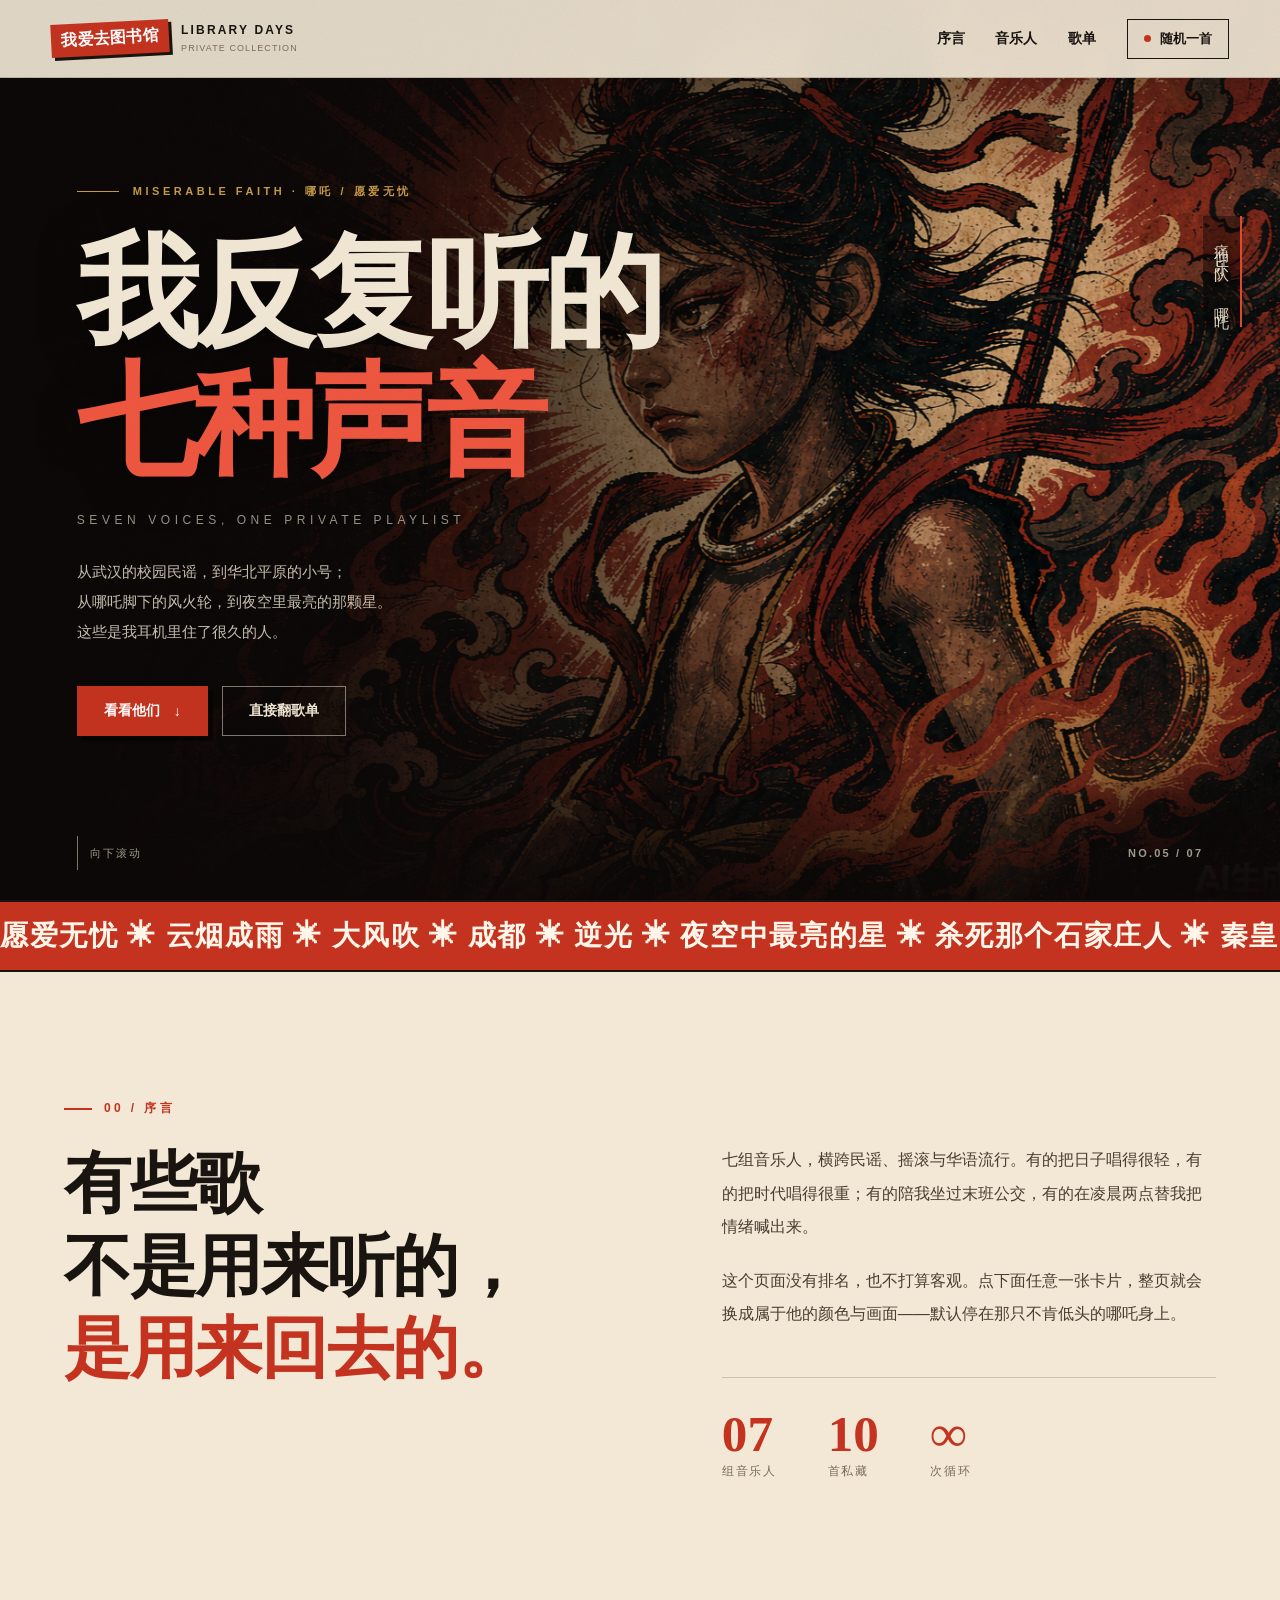
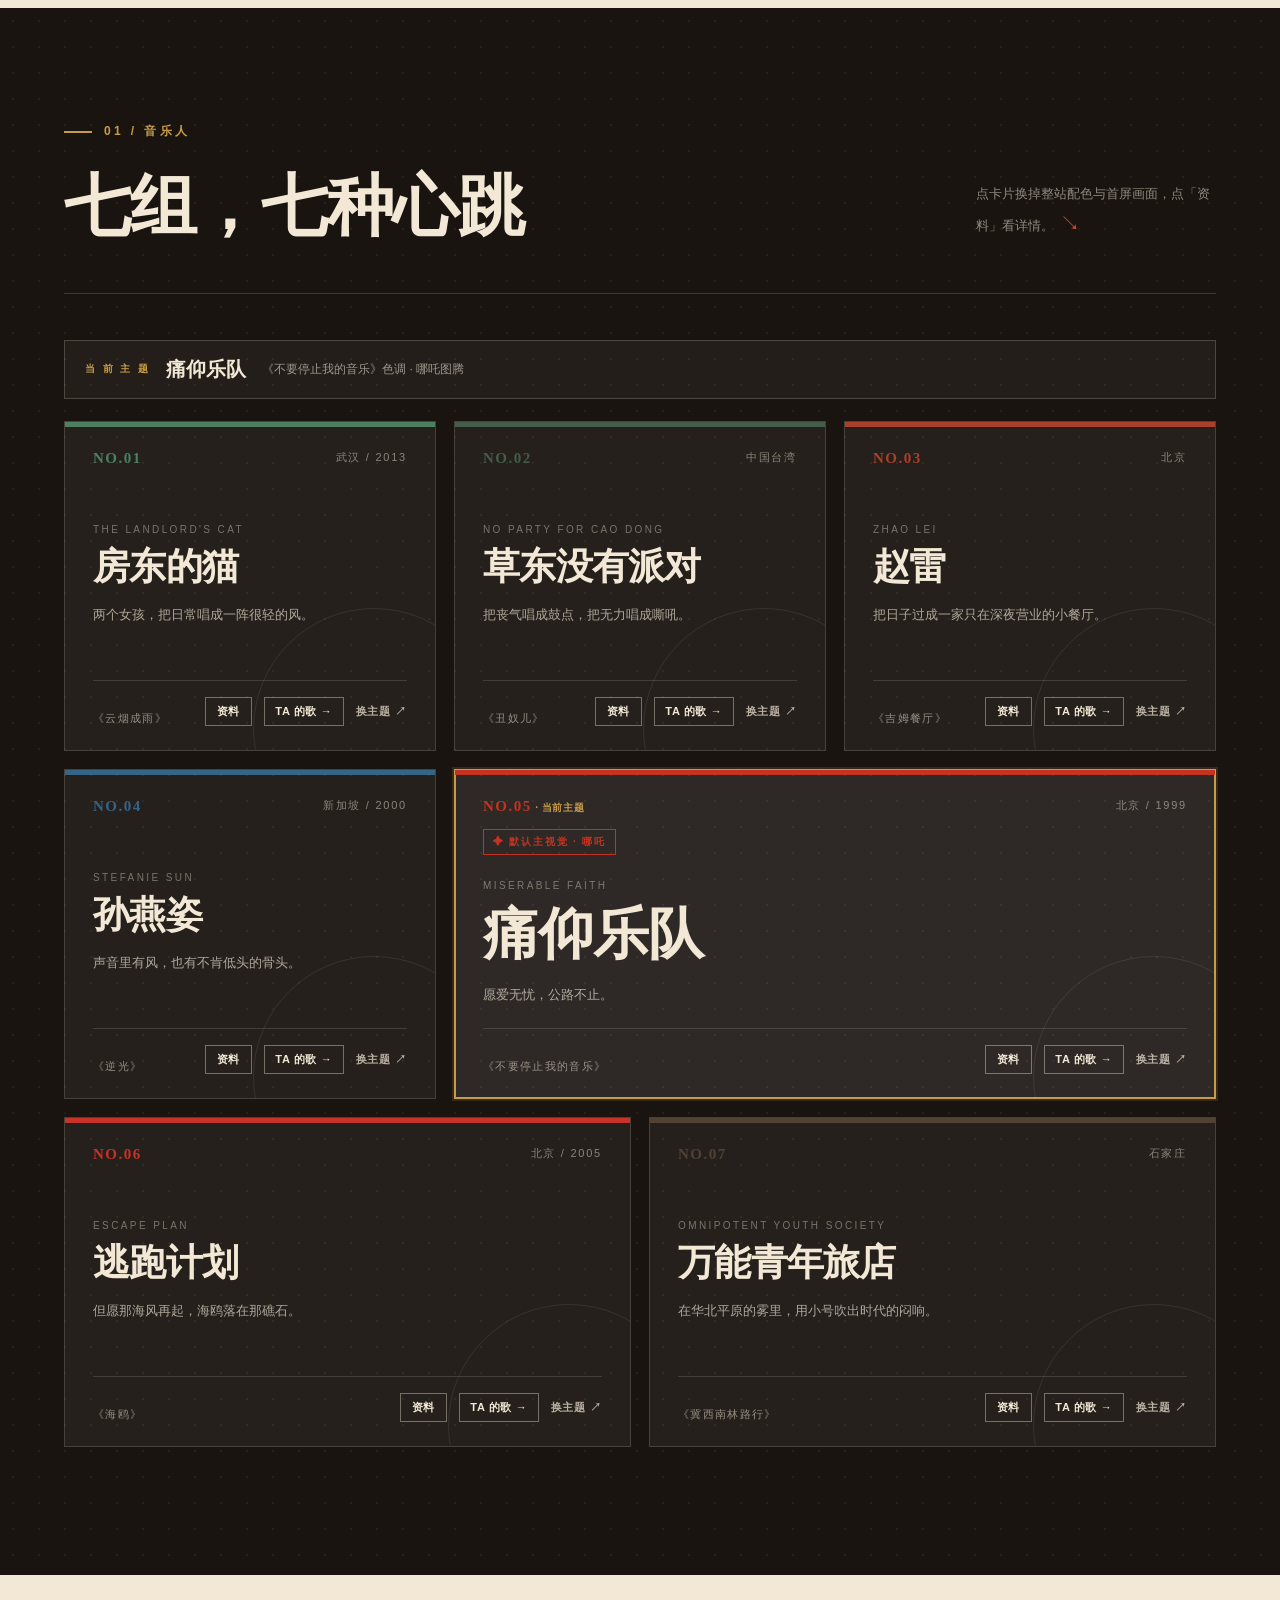
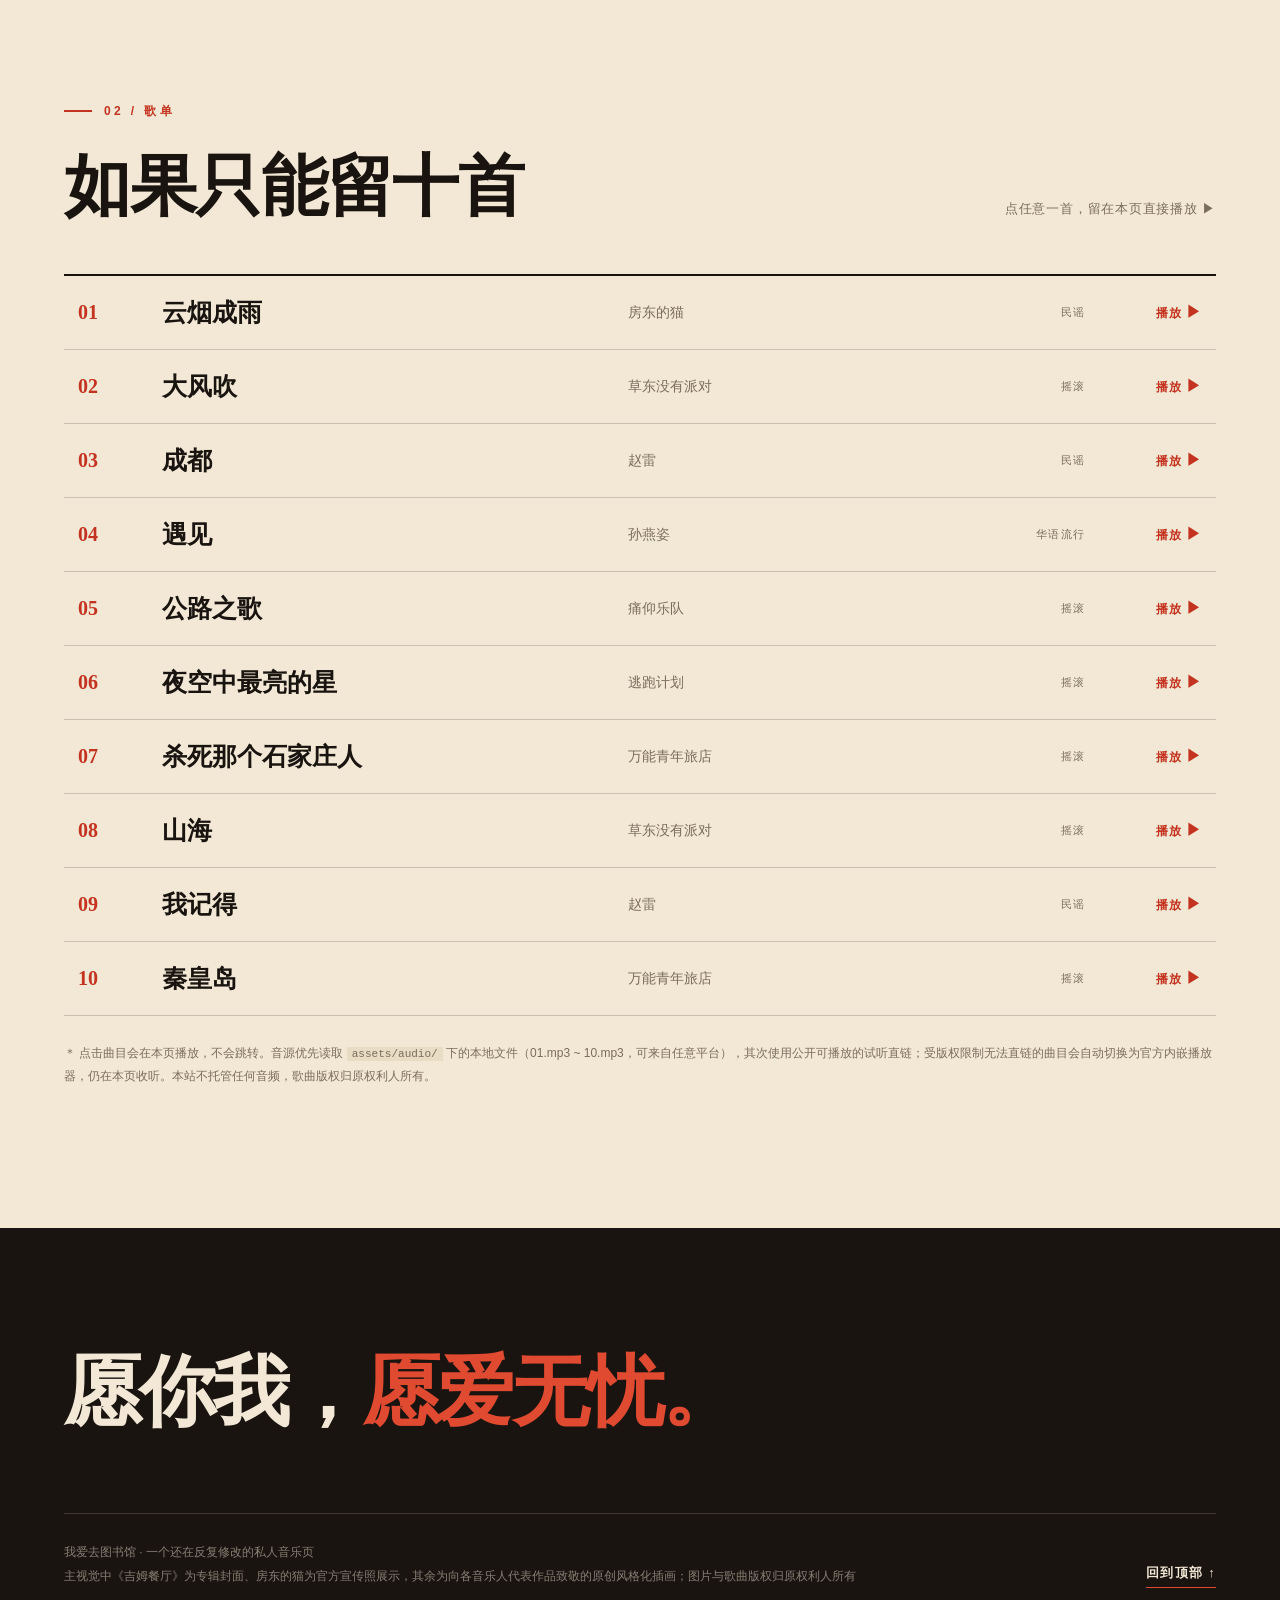
<file: index.html>
<!DOCTYPE html>
<html lang="zh-CN">
<head>
<meta charset="UTF-8">
<meta name="viewport" content="width=device-width, initial-scale=1.0">
<title>我爱去图书馆 · 我反复听的七种声音</title>
<meta name="description" content="一个关于房东的猫、草东没有派对、赵雷、孙燕姿、痛仰乐队、逃跑计划、万能青年旅店的私人音乐收藏页。">
<link rel="stylesheet" href="styles.css?v=20261105c">
</head>
<body>
<div class="grain" aria-hidden="true"></div>
<span id="top" class="top-anchor" aria-hidden="true"></span>

<header class="site-header">
  <a class="logo" href="#top">
    <span class="logo-mark">我爱去图书馆</span>
    <span class="logo-en">LIBRARY DAYS<br><i>PRIVATE COLLECTION</i></span>
  </a>
  <nav class="nav">
    <a href="#about">序言</a>
    <a href="#artists">音乐人</a>
    <a href="#playlist">歌单</a>
    <button class="btn-random" id="randomBtn" type="button"><span class="dot"></span> 随机一首</button>
  </nav>
</header>

<main>
  <section class="hero">
    <div class="hero-bg" id="heroBg" role="img" aria-label="当前主题的主视觉插画"></div>
    <div class="hero-shade" aria-hidden="true"></div>
    <div class="hero-inner">
      <p class="hero-kicker" id="heroKicker"><span class="kicker-line"></span> MISERABLE FAITH · 哪吒 / 愿爱无忧</p>
      <h1 class="hero-title"><span>我反复听的</span><span class="accent">七种声音</span></h1>
      <p class="hero-en">SEVEN VOICES, ONE PRIVATE PLAYLIST</p>
      <p class="hero-desc" id="heroDesc">从武汉的校园民谣，到华北平原的小号；<br>从哪吒脚下的风火轮，到夜空里最亮的那颗星。<br>这些是我耳机里住了很久的人。</p>
      <div class="hero-actions">
        <a href="#artists" class="btn btn-solid">看看他们 <span>↓</span></a>
        <a href="#playlist" class="btn btn-ghost">直接翻歌单</a>
      </div>
    </div>
    <div class="hero-vertical" id="heroVertical" aria-hidden="true">痛仰乐队 · 哪吒</div>
    <div class="hero-foot">
      <span class="scroll-hint"><i></i> 向下滚动</span>
      <span class="hero-count" id="heroCount">NO.05 / 07</span>
    </div>
  </section>

  <div class="marquee" aria-hidden="true">
    <div class="marquee-track">
      <span>愿爱无忧 ✳ 云烟成雨 ✳ 大风吹 ✳ 成都 ✳ 逆光 ✳ 夜空中最亮的星 ✳ 杀死那个石家庄人 ✳ 秦皇岛 ✳&nbsp;</span>
      <span>愿爱无忧 ✳ 云烟成雨 ✳ 大风吹 ✳ 成都 ✳ 逆光 ✳ 夜空中最亮的星 ✳ 杀死那个石家庄人 ✳ 秦皇岛 ✳&nbsp;</span>
      <span>愿爱无忧 ✳ 云烟成雨 ✳ 大风吹 ✳ 成都 ✳ 逆光 ✳ 夜空中最亮的星 ✳ 杀死那个石家庄人 ✳ 秦皇岛 ✳&nbsp;</span>
    </div>
  </div>

  <section class="intro" id="about">
    <div class="section-label">00 / 序言</div>
    <div class="intro-grid">
      <h2 class="section-title reveal">有些歌<br>不是用来听的，<br><em>是用来回去的。</em></h2>
      <div class="intro-body reveal">
        <p>七组音乐人，横跨民谣、摇滚与华语流行。有的把日子唱得很轻，有的把时代唱得很重；有的陪我坐过末班公交，有的在凌晨两点替我把情绪喊出来。</p>
        <p>这个页面没有排名，也不打算客观。点下面任意一张卡片，整页就会换成属于他的颜色与画面——默认停在那只不肯低头的哪吒身上。</p>
        <div class="stats">
          <div class="stat"><b>07</b><span>组音乐人</span></div>
          <div class="stat"><b>10</b><span>首私藏</span></div>
          <div class="stat"><b>∞</b><span>次循环</span></div>
        </div>
      </div>
    </div>
  </section>

  <section class="artists" id="artists">
    <div class="artists-head">
      <div>
        <div class="section-label light">01 / 音乐人</div>
        <h2 class="section-title light">七组，七种心跳</h2>
      </div>
      <p class="artists-note">点卡片换掉整站配色与首屏画面，点「资料」看详情。<span>↘</span></p>
    </div>
    <div class="theme-bar" id="themeBar">
      <div class="theme-bar-left">
        <span class="theme-bar-label">当 前 主 题</span>
        <strong class="theme-bar-name" id="themeName">痛仰乐队</strong>
        <span class="theme-bar-album" id="themeAlbum">《不要停止我的音乐》色调 · 哪吒图腾</span>
      </div>
      <button class="theme-reset" id="themeReset" type="button" hidden>恢复默认 · 哪吒 ↺</button>
    </div>
    <div class="artist-grid" id="artistGrid"></div>
  </section>

  <section class="playlist" id="playlist">
    <div class="section-label">02 / 歌单</div>
    <div class="playlist-head">
      <h2 class="section-title reveal">如果只能留十首</h2>
      <p class="reveal">点任意一首，留在本页直接播放 ▶</p>
    </div>
    <ol class="track-list" id="trackList"></ol>
    <p class="playlist-foot">＊ 点击曲目会在本页播放，不会跳转。音源优先读取 <code>assets/audio/</code> 下的本地文件（01.mp3 ~ 10.mp3，可来自任意平台），其次使用公开可播放的试听直链；受版权限制无法直链的曲目会自动切换为官方内嵌播放器，仍在本页收听。本站不托管任何音频，歌曲版权归原权利人所有。</p>
  </section>
</main>

<footer class="footer">
  <div class="footer-big">愿你我，<span>愿爱无忧。</span></div>
  <div class="footer-bottom">
    <p>我爱去图书馆 · 一个还在反复修改的私人音乐页<br>主视觉中《吉姆餐厅》为专辑封面、房东的猫为官方宣传照展示，其余为向各音乐人代表作品致敬的原创风格化插画；图片与歌曲版权归原权利人所有</p>
    <a href="#top" class="to-top">回到顶部 ↑</a>
  </div>
</footer>

<div class="overlay" id="overlay" aria-hidden="true">
  <div class="overlay-panel" role="dialog" aria-modal="true" aria-labelledby="detailName">
    <button class="overlay-close" id="overlayClose" type="button" aria-label="关闭">✕</button>
    <div class="overlay-body" id="overlayBody"></div>
  </div>
</div>

<!-- 站内播放器：点击歌单曲目后固定在底部，不跳转页面 -->
<div class="player-bar" id="playerBar" role="region" aria-label="站内播放器" hidden>
  <audio id="audioEl" preload="metadata"></audio>
  <div class="pb-main">
    <div class="pb-meta">
      <span class="pb-bars" aria-hidden="true"><i></i><i></i><i></i><i></i></span>
      <div class="pb-text">
        <strong class="pb-title" id="pbTitle">—</strong>
        <span class="pb-sub" id="pbSub">—</span>
      </div>
    </div>
    <div class="pb-center">
      <div class="pb-buttons">
        <button class="pb-btn" id="pbPrev" type="button" aria-label="上一首">⏮</button>
        <button class="pb-btn pb-play" id="pbToggle" type="button" aria-label="播放或暂停">▶</button>
        <button class="pb-btn" id="pbNext" type="button" aria-label="下一首">⏭</button>
      </div>
      <div class="pb-seek">
        <span id="pbTime">0:00</span>
        <input type="range" id="pbSeek" min="0" max="1000" value="0" aria-label="播放进度">
        <span id="pbDur">0:00</span>
      </div>
    </div>
    <div class="pb-side">
      <label class="pb-vol"><span aria-hidden="true">♪</span><input type="range" id="pbVol" min="0" max="1" step="0.05" value="0.8" aria-label="音量"></label>
      <button class="pb-btn pb-official" id="pbOfficial" type="button" title="切换为官方内嵌播放器听原版">官方版</button>
      <button class="pb-btn" id="pbClose" type="button" aria-label="关闭播放器">✕</button>
    </div>
  </div>
  <div class="pb-embed" id="pbEmbed" hidden>
    <iframe id="pbFrame" title="官方内嵌播放器" allow="autoplay; encrypted-media" referrerpolicy="no-referrer"></iframe>
    <p class="pb-tip" id="pbTip"></p>
  </div>
</div>

<div class="toast" id="toast" role="status" aria-live="polite"></div>

<script src="artists-data.js?v=20261105c"></script>
<script src="script.js?v=20261105c"></script>
</body>
</html>
</file>
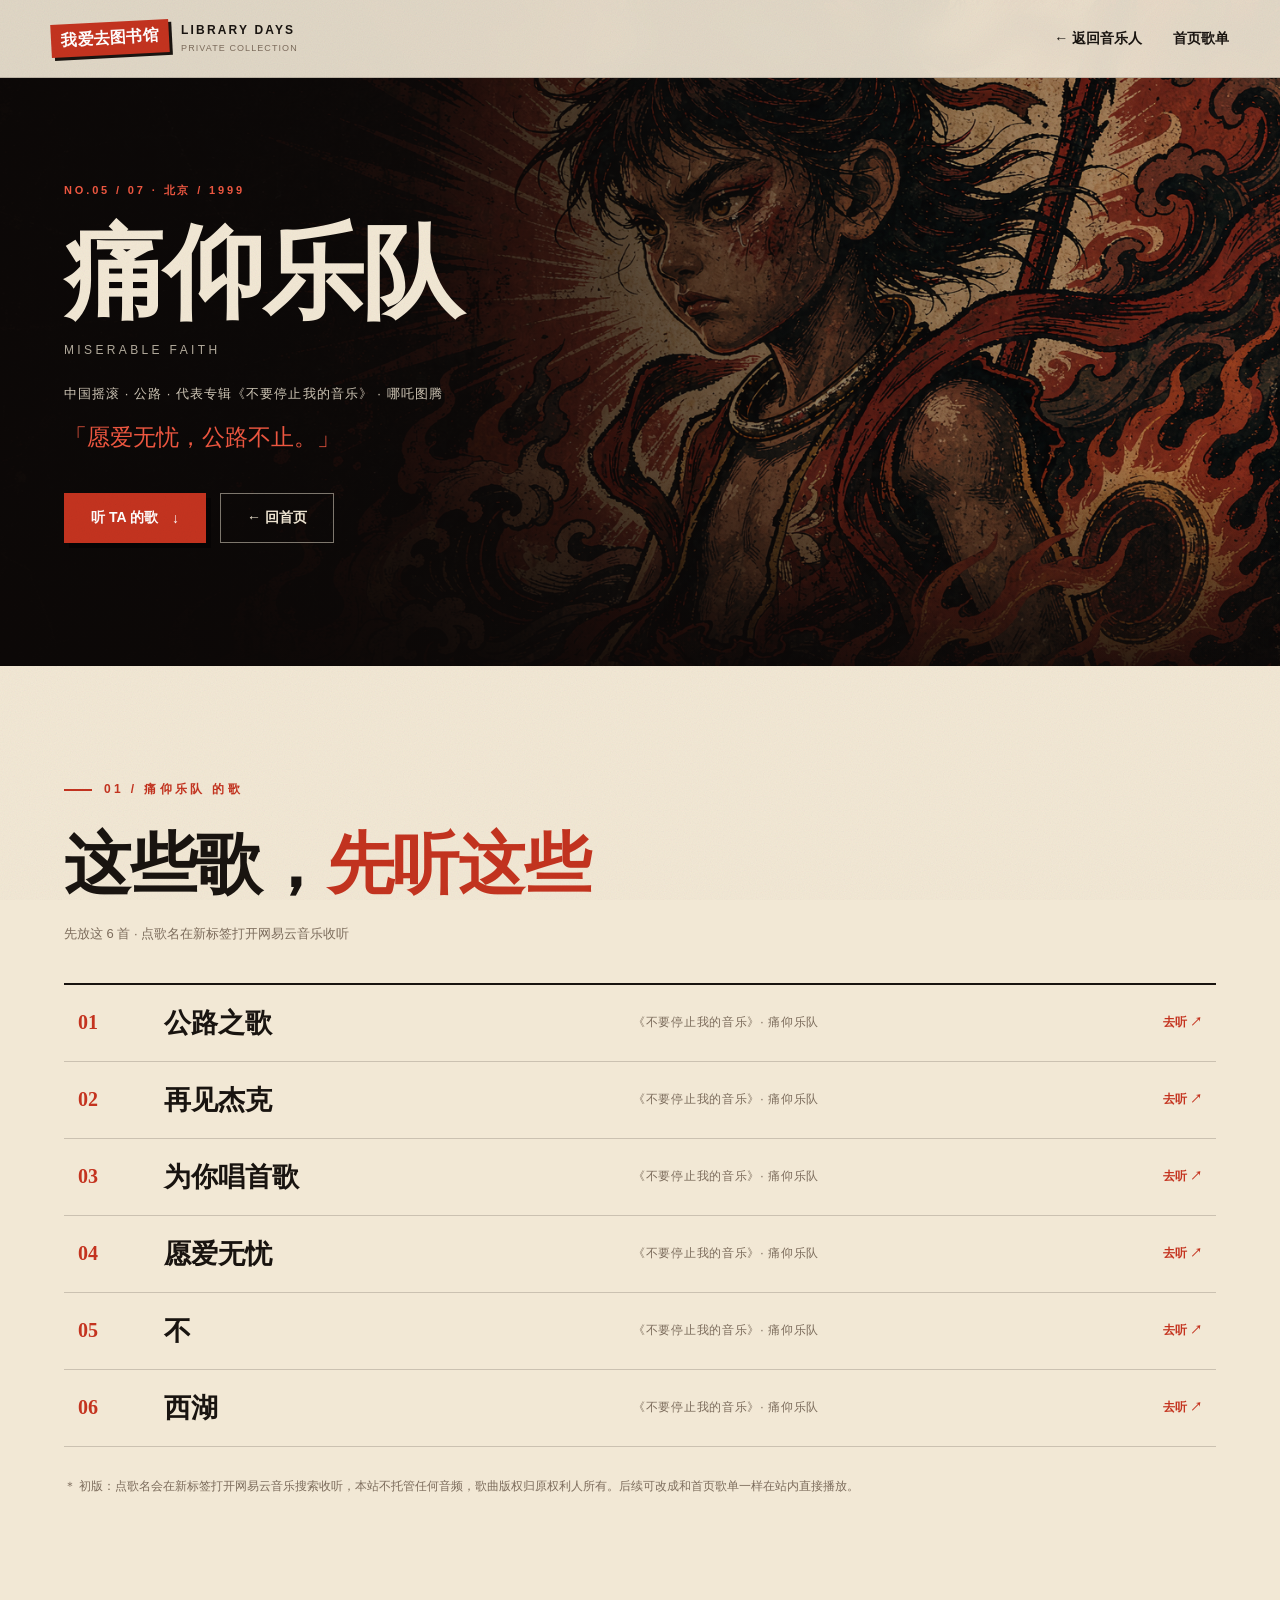
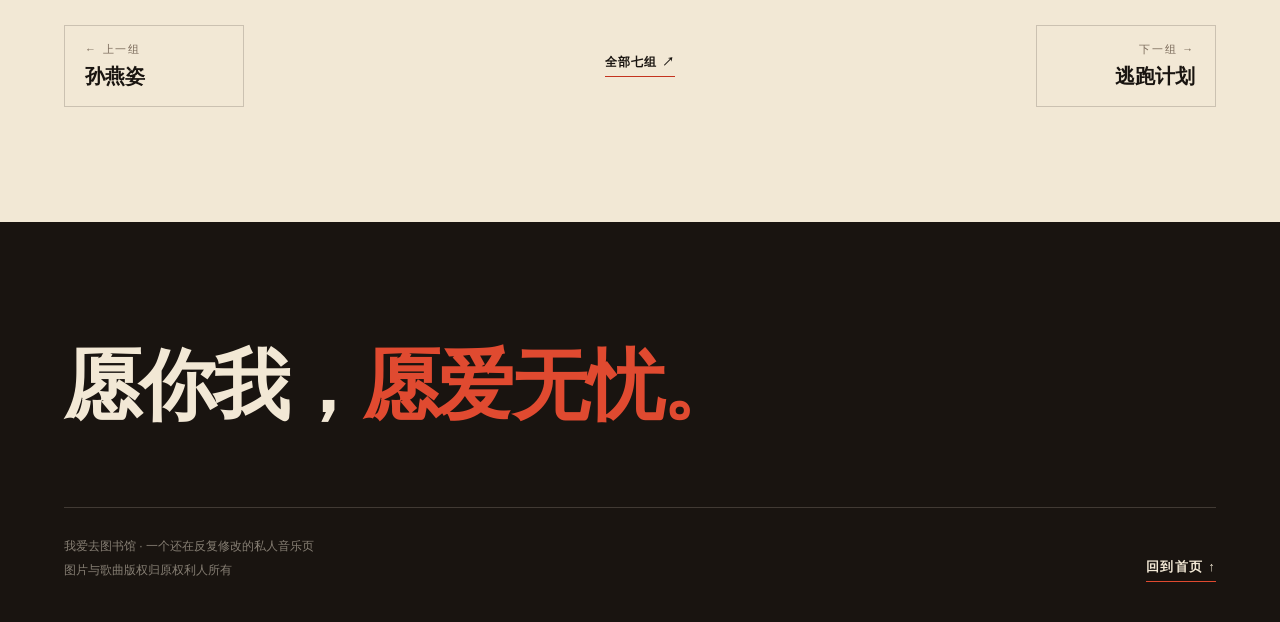
<file: artist.html>
<!DOCTYPE html>
<html lang="zh-CN">
<head>
<meta charset="UTF-8">
<meta name="viewport" content="width=device-width, initial-scale=1.0">
<title>TA 的歌 · 我爱去图书馆</title>
<meta name="description" content="我爱去图书馆 — 歌手代表歌曲清单。">
<link rel="stylesheet" href="styles.css?v=20261105c">
</head>
<body class="artist-page">
<div class="grain" aria-hidden="true"></div>

<header class="site-header">
  <a class="logo" href="index.html">
    <span class="logo-mark">我爱去图书馆</span>
    <span class="logo-en">LIBRARY DAYS<br><i>PRIVATE COLLECTION</i></span>
  </a>
  <nav class="nav">
    <a href="index.html#artists">← 返回音乐人</a>
    <a href="index.html#playlist">首页歌单</a>
  </nav>
</header>

<main>
  <section class="ap-hero">
    <div class="ap-hero-bg" id="apHeroBg" role="img" aria-label="歌手主题主视觉"></div>
    <div class="ap-hero-shade" aria-hidden="true"></div>
    <div class="ap-hero-inner">
      <p class="ap-kicker" id="apKicker"></p>
      <h1 class="ap-name" id="apName"></h1>
      <p class="ap-en" id="apEn"></p>
      <p class="ap-meta" id="apMeta"></p>
      <p class="ap-tagline" id="apTagline"></p>
      <div class="ap-hero-actions">
        <a class="btn btn-solid" href="#songs">听 TA 的歌 <span>↓</span></a>
        <a class="btn btn-ghost" href="index.html" id="apBack">← 回首页</a>
      </div>
    </div>
  </section>

  <section class="ap-songs" id="songs">
    <div class="section-label" id="apLabel">01 / TA 的歌</div>
    <h2 class="section-title">这些歌，<em>先听这些</em></h2>
    <p class="ap-hint" id="apHint"></p>
    <ol class="ap-list" id="apList"></ol>
    <p class="ap-foot">＊ 初版：点歌名会在新标签打开网易云音乐搜索收听，本站不托管任何音频，歌曲版权归原权利人所有。后续可改成和首页歌单一样在站内直接播放。</p>
  </section>

  <nav class="ap-others" id="apOthers" aria-label="切换其它歌手"></nav>
</main>

<footer class="footer">
  <div class="footer-big">愿你我，<span>愿爱无忧。</span></div>
  <div class="footer-bottom">
    <p>我爱去图书馆 · 一个还在反复修改的私人音乐页<br>图片与歌曲版权归原权利人所有</p>
    <a href="index.html" class="to-top">回到首页 ↑</a>
  </div>
</footer>

<script src="artists-data.js?v=20261105c"></script>
<script src="artist.js?v=20261105c"></script>
</body>
</html>
</file>
<file: styles.css>
/* 我爱去图书馆 — 私人音乐收藏页
   配色 / 数据 / 文案分别集中在 :root 与 script.js，方便后续修改 */

:root {
  --paper: #f2e8d5;
  --paper-2: #e8dcc4;
  --ink: #191410;
  --ink-2: #241c17;
  --red: #c4331f;
  --red-bright: #e04a30;
  --hero-accent: #ef5740;
  /* 歌单/按钮等通用 hover：当前主题背景色深一档 + 墨色文字（由 applyTheme 更新）
     歌手卡片的 hover 不用它，而用每张卡自带的 --card-paper / --card-ink */
  --hover-bg: #e8dcc4;
  --hover-ink: #191410;
  --gold: #c89b48;
  /* cover-mode 主题的暗部遮罩色（RGB 三元组），可由各主题覆盖 */
  --shade-rgb: 13,10,8;
  --muted: #7c6c5c;
  --line: rgba(25, 20, 16, .18);
  --serif: "Noto Serif SC", "Source Han Serif SC", "Songti SC", "STSong", "SimSun", serif;
  --sans: "PingFang SC", "Hiragino Sans GB", "Microsoft YaHei", "Noto Sans SC", sans-serif;
  --max: 1320px;
}

* { box-sizing: border-box; }
html { scroll-behavior: smooth; }
body {
  margin: 0;
  background: var(--paper);
  color: var(--ink);
  font-family: var(--sans);
  -webkit-font-smoothing: antialiased;
  overflow-x: hidden;
}
a { color: inherit; text-decoration: none; }
button { font-family: inherit; cursor: pointer; }
[hidden] { display: none !important; }
/* 主题色即时切换（避免过渡把旧色锁住）；主视觉图片由 JS 做淡入淡出 */
/* 文档流顶部的空锚点：fixed 的 header 不能作为滚动目标 */
.top-anchor { position: absolute; top: 0; left: 0; width: 0; height: 0; }
#about, #artists, #playlist { scroll-margin-top: 92px; }
::selection { background: var(--red); color: #fff; }

.grain {
  position: fixed; inset: 0; z-index: 9999; pointer-events: none;
  opacity: .09; mix-blend-mode: multiply;
  background-image: url("data:image/svg+xml,%3Csvg xmlns='http://www.w3.org/2000/svg' width='180' height='180'%3E%3Cfilter id='n'%3E%3CfeTurbulence type='fractalNoise' baseFrequency='0.85' numOctaves='3' stitchTiles='stitch'/%3E%3C/filter%3E%3Crect width='180' height='180' filter='url(%23n)'/%3E%3C/svg%3E");
}

.section-label {
  font-size: 12px; letter-spacing: .28em; text-transform: uppercase;
  font-weight: 700; color: var(--red); margin-bottom: 26px;
  display: flex; align-items: center; gap: 12px;
}
.section-label::before { content: ""; width: 28px; height: 2px; background: currentColor; }
.section-label.light { color: var(--gold); }
.section-title {
  font-family: var(--serif); font-weight: 800;
  font-size: clamp(38px, 5.2vw, 76px); line-height: 1.24;
  letter-spacing: -.02em; margin: 0;
}
.section-title em { font-style: normal; color: var(--red); }
.section-title.light { color: var(--paper); }

/* ---------- 顶部导航 ---------- */
.site-header {
  position: fixed; top: 0; left: 0; right: 0; z-index: 100;
  height: 78px; padding: 0 clamp(20px, 4vw, 64px);
  display: flex; align-items: center; justify-content: space-between;
  background: color-mix(in srgb, var(--paper) 93%, transparent);
  backdrop-filter: blur(12px);
  border-bottom: 1px solid var(--line);
}
.logo { display: flex; align-items: center; gap: 12px; }
.logo-mark {
  background: var(--red); color: #fff; font-family: var(--serif);
  font-weight: 800; font-size: 16px; letter-spacing: .02em;
  padding: 8px 10px 9px; line-height: 1; transform: rotate(-3deg);
  white-space: nowrap;
  box-shadow: 3px 3px 0 var(--ink);
}
.logo-en { font-size: 12px; font-weight: 800; letter-spacing: .18em; line-height: 1.4; }
.logo-en i { font-style: normal; font-weight: 500; font-size: 9px; color: var(--muted); letter-spacing: .12em; }
.nav { display: flex; align-items: center; gap: clamp(16px, 2.4vw, 38px); }
.nav a { font-size: 14px; font-weight: 600; position: relative; padding: 6px 0; }
.nav a::after {
  content: ""; position: absolute; left: 0; bottom: 0; height: 2px; width: 0;
  background: var(--red); transition: width .25s ease;
}
.nav a:hover::after { width: 100%; }
.btn-random {
  border: 1.5px solid var(--ink); background: transparent; color: var(--ink);
  font-size: 13px; font-weight: 700; padding: 10px 16px;
  display: flex; align-items: center; gap: 9px;
  transition: background .2s, color .2s, transform .2s;
}
.btn-random:hover { background: var(--hover-bg); border-color: var(--hover-bg); color: var(--hover-ink); transform: translateY(-2px); }
.btn-random .dot { width: 7px; height: 7px; border-radius: 50%; background: var(--red); }
.btn-random:hover .dot { background: var(--hover-ink); }

/* ---------- 主视觉 ---------- */
.hero { position: relative; min-height: 100svh; display: flex; align-items: center; overflow: hidden; background: #120d0b; }
.hero-bg {
  position: absolute; inset: 0;
  background: url("assets/hero-nezha.png") center right / cover no-repeat;
  transform: scale(1.04);
  animation: heroIn 1.6s cubic-bezier(.2,.7,.2,1) both;
  transition: opacity .45s ease;
}
@keyframes heroIn { from { transform: scale(1.12); } to { transform: scale(1.04); } }
.hero-shade {
  position: absolute; inset: 0;
  background:
    radial-gradient(ellipse 300px 150px at 100% 100%, rgba(12,8,7,.96) 0%, rgba(12,8,7,.6) 58%, transparent 100%),
    linear-gradient(90deg, rgba(12,8,7,.96) 0%, rgba(12,8,7,.86) 26%, rgba(12,8,7,.42) 55%, rgba(12,8,7,.05) 78%),
    linear-gradient(0deg, rgba(12,8,7,.88) 0%, rgba(12,8,7,.25) 14%, transparent 34%),
    linear-gradient(180deg, rgba(12,8,7,.5) 0%, transparent 22%);
}
/* 真实专辑封面主题（赵雷 · 吉姆餐厅）：封面是浅色方形画，
   遮罩在 54% 处就基本褪净，右侧封面保持原来的米白与墨线，左侧文字仍压在暗部 */
.hero.cover-mode .hero-shade {
  background:
    linear-gradient(90deg, rgba(var(--shade-rgb),.96) 0%, rgba(var(--shade-rgb),.90) 22%, rgba(var(--shade-rgb),.55) 38%, rgba(var(--shade-rgb),.08) 54%, transparent 68%),
    linear-gradient(0deg, rgba(var(--shade-rgb),.62) 0%, transparent 24%);
}
body.anim-done .hero-inner > * { animation: none !important; opacity: 1 !important; transform: none !important; }
.hero-inner {
  position: relative; z-index: 2; width: 100%;
  max-width: var(--max); margin: 0 auto;
  padding: 130px clamp(24px, 6vw, 80px) 110px;
  color: var(--paper);
}
.hero-kicker {
  display: flex; align-items: center; gap: 14px;
  font-size: 11px; letter-spacing: .32em; font-weight: 700;
  color: var(--gold); margin: 0 0 30px;
  animation: fadeUp .9s .15s both;
}
.kicker-line { width: 42px; height: 1px; background: var(--gold); }
.hero-title {
  font-family: var(--serif); font-weight: 800;
  font-size: clamp(58px, 9.5vw, 140px); line-height: 1.06;
  letter-spacing: -.045em; margin: 0;
  text-shadow: 0 6px 40px rgba(0,0,0,.5);
}
.hero-title span { display: block; animation: fadeUp 1s .28s both; }
.hero-title .accent { color: var(--hero-accent); animation-delay: .42s; }
@keyframes fadeUp { from { opacity: 0; transform: translateY(28px); } to { opacity: 1; transform: none; } }
.hero-en {
  font-size: 12px; letter-spacing: .38em; color: rgba(242,232,213,.62);
  margin: 26px 0 0; animation: fadeUp 1s .55s both;
}
.hero-desc {
  font-size: clamp(14px, 1.15vw, 16px); line-height: 2.05;
  color: rgba(242,232,213,.82); margin: 30px 0 38px;
  animation: fadeUp 1s .65s both;
}
.hero-actions { display: flex; gap: 14px; flex-wrap: wrap; animation: fadeUp 1s .78s both; }
.btn {
  display: inline-flex; align-items: center; gap: 14px;
  font-size: 14px; font-weight: 700; padding: 15px 26px;
  border: 1.5px solid transparent; transition: transform .22s, background .22s, color .22s;
}
.btn:hover { transform: translateY(-3px); }
.btn-solid { background: var(--red); color: #fff; border-color: var(--red); box-shadow: 5px 5px 0 rgba(0,0,0,.45); }
.btn-solid:hover { background: var(--hover-bg); border-color: var(--hover-bg); color: var(--hover-ink); }
.btn-ghost { border-color: rgba(242,232,213,.5); color: var(--paper); }
.btn-ghost:hover { border-color: var(--paper); background: rgba(242,232,213,.12); }
.hero-vertical {
  position: absolute; right: clamp(18px, 3vw, 46px); top: 24%;
  writing-mode: vertical-rl; font-family: var(--serif);
  font-size: 15px; letter-spacing: .5em; color: rgba(242,232,213,.92);
  z-index: 2; text-shadow: 0 2px 12px #000;
  padding: 16px 9px; background: rgba(12,8,7,.42);
  border-right: 2px solid var(--red-bright);
}
.hero-foot {
  position: absolute; z-index: 2; bottom: 30px; left: 0; right: 0;
  max-width: var(--max); margin: 0 auto; padding: 0 clamp(24px, 6vw, 80px);
  display: flex; justify-content: space-between; align-items: center;
  font-size: 11px; letter-spacing: .2em; color: rgba(242,232,213,.65);
}
.scroll-hint { display: flex; align-items: center; gap: 12px; }
.scroll-hint i { width: 1px; height: 34px; background: rgba(242,232,213,.5); animation: grow 1.8s infinite; transform-origin: top; }
@keyframes grow { 0%,100% { transform: scaleY(.4); opacity: .4; } 50% { transform: scaleY(1); opacity: 1; } }
.hero-count { font-weight: 700; }

/* ---------- 跑马灯 ---------- */
.marquee {
  background: var(--red); color: #fff5e8; overflow: hidden;
  padding: 15px 0; border-top: 2px solid var(--ink); border-bottom: 2px solid var(--ink);
}
.marquee-track { display: flex; width: max-content; animation: scroll 34s linear infinite; }
.marquee span {
  font-family: var(--serif); font-weight: 700;
  font-size: clamp(18px, 2.2vw, 28px); letter-spacing: .06em; white-space: nowrap;
}
@keyframes scroll { to { transform: translateX(-33.3333%); } }

/* ---------- 序言 ---------- */
.intro { max-width: var(--max); margin: 0 auto; padding: clamp(80px, 10vw, 140px) clamp(24px, 5vw, 72px); }
.intro-grid { display: grid; grid-template-columns: 1.15fr 1fr; gap: clamp(40px, 7vw, 110px); align-items: start; }
.intro-body p { font-size: 16px; line-height: 2.1; color: #4a3d33; margin: 0 0 20px; }
.stats { display: flex; gap: clamp(24px, 4vw, 56px); margin-top: 46px; padding-top: 30px; border-top: 1px solid var(--line); }
.stat { display: flex; flex-direction: column; gap: 4px; }
.stat b { font-family: var(--serif); font-size: clamp(34px, 4vw, 52px); line-height: 1; color: var(--red); }
.stat span { font-size: 12px; letter-spacing: .14em; color: var(--muted); }

/* ---------- 音乐人 ---------- */
.artists {
  background: var(--ink); color: var(--paper);
  padding: clamp(80px, 9vw, 130px) clamp(24px, 5vw, 72px) clamp(90px, 10vw, 140px);
  background-image: radial-gradient(rgba(242,232,213,.055) 1px, transparent 1px);
  background-size: 26px 26px;
}
.artists > * { max-width: var(--max); margin-left: auto; margin-right: auto; }
.artists-head {
  display: flex; justify-content: space-between; align-items: end; gap: 30px;
  padding-bottom: 44px; margin-bottom: 46px; border-bottom: 1px solid rgba(242,232,213,.18);
}
.artists-note { font-size: 13px; color: rgba(242,232,213,.55); margin: 0 0 8px; max-width: 240px; line-height: 1.8; }
.artists-note span { color: var(--red-bright); font-size: 20px; margin-left: 6px; }
.artist-grid { display: grid; grid-template-columns: repeat(12, 1fr); gap: 18px; }

/* 当前主题状态条 */
.theme-bar {
  display: flex; justify-content: space-between; align-items: center; gap: 20px;
  flex-wrap: wrap; margin-bottom: 22px; padding: 15px 20px;
  border: 1px solid rgba(242,232,213,.2); background: rgba(255,255,255,.045);
}
.theme-bar-left { display: flex; align-items: center; gap: 16px; flex-wrap: wrap; }
.theme-bar-label { font-size: 10px; letter-spacing: .24em; color: var(--gold); font-weight: 700; white-space: nowrap; }
.theme-bar-name { font-family: var(--serif); font-size: 20px; color: var(--paper); }
.theme-bar-album { font-size: 12px; color: rgba(242,232,213,.6); }
.theme-reset {
  border: 1px solid rgba(242,232,213,.4); background: transparent; color: var(--paper);
  font-size: 12px; font-weight: 700; padding: 9px 14px; white-space: nowrap;
  transition: background .2s, color .2s;
}
.theme-reset:hover { background: var(--paper); color: var(--ink); }

.artist-card {
  position: relative; grid-column: span 4; min-height: 330px;
  display: flex; flex-direction: column; justify-content: space-between;
  padding: 28px 28px 24px; overflow: hidden;
  background: rgba(255,255,255,.05); border: 1px solid rgba(242,232,213,.16);
  color: var(--paper); text-align: left; cursor: pointer;
  transition: transform .3s cubic-bezier(.2,.7,.2,1), background .3s, border-color .3s, box-shadow .3s;
}
/* 悬停预览该主题：卡片底色 = 点进去之后整站的背景色（--card-paper），
   文字换成这份主题自己的墨色，各卡片互不串色 */
.artist-grid .artist-card:is(:hover, .hover-preview) {
  transform: translateY(-7px);
  background: var(--card-paper);          /* 底色 = 点进去之后整站的背景色 */
  border-color: var(--card-paper);
  color: var(--card-ink);
  /* 左侧竖条与顶部色带用这份主题自己的代表色，七张卡一眼可分 */
  box-shadow: inset 10px 0 0 var(--card-accent), 9px 9px 0 rgba(0,0,0,.5);
}
.artist-grid .artist-card:is(:hover, .hover-preview)::before { height: 12px; }
.artist-card::before {
  content: ""; position: absolute; top: 0; left: 0; right: 0; height: 5px;
  background: var(--card-accent, var(--red));
}
.artist-card::after {
  content: ""; position: absolute; right: -60px; bottom: -100px;
  width: 240px; height: 240px; border: 1px solid rgba(242,232,213,.09);
  border-radius: 50%; pointer-events: none; transition: transform .5s;
}
.artist-card:is(:hover, .hover-preview)::after { transform: scale(1.35); border-color: var(--card-ink-28); }
.artist-card.featured { grid-column: span 8; min-height: 330px; background: rgba(255,255,255,.09); border-color: color-mix(in srgb, var(--card-accent) 55%, transparent); }
.artist-card.wide { grid-column: span 6; }
.artist-card.is-active { border-color: var(--gold); box-shadow: inset 0 0 0 1px var(--gold), 0 0 0 2px rgba(200,155,72,.16); }
.artist-card.is-active:is(:hover, .hover-preview) { border-color: var(--gold); box-shadow: inset 10px 0 0 var(--card-accent), inset 0 0 0 1px var(--gold), 9px 9px 0 rgba(0,0,0,.5); }
.artist-card.is-active .card-num::after { content: " · 当前主题"; font-family: var(--sans); font-size: 10px; color: var(--gold); letter-spacing: .06em; }
.artist-card.is-active:is(:hover, .hover-preview) .card-num::after { color: rgba(255,255,255,.85); }
.card-top { display: flex; justify-content: space-between; align-items: start; position: relative; z-index: 1; }
.card-num { font-family: var(--serif); font-size: 15px; font-weight: 800; letter-spacing: .1em; color: var(--card-accent, var(--gold)); }
.artist-card:is(:hover, .hover-preview) .card-num {
  color: #fff; background: var(--card-accent);
  padding: 3px 9px; margin: -3px 0 0 -9px;
}
.card-from { font-size: 11px; letter-spacing: .16em; color: rgba(242,232,213,.5); }
.artist-card:is(:hover, .hover-preview) .card-from { color: var(--card-ink-55); }
.badge {
  display: inline-block; align-self: flex-start; margin-top: 10px; padding: 5px 9px;
  border: 1px solid var(--card-accent); color: var(--card-accent);
  font-size: 10px; letter-spacing: .18em; font-weight: 700;
}
.artist-card:is(:hover, .hover-preview) .badge { border-color: var(--card-accent); color: var(--card-accent); }
.card-main { position: relative; z-index: 1; margin: 22px 0 18px; }
.card-en { font-size: 10px; letter-spacing: .24em; text-transform: uppercase; color: rgba(242,232,213,.42); margin: 0 0 10px; }
.artist-card:is(:hover, .hover-preview) .card-en { color: var(--card-ink-55); }
.card-name { font-family: var(--serif); font-weight: 800; font-size: clamp(28px, 2.9vw, 42px); letter-spacing: -.02em; margin: 0; line-height: 1.2; }
.artist-card.featured .card-name { font-size: clamp(38px, 4.4vw, 64px); }
.card-tagline { font-size: 13px; line-height: 1.8; color: rgba(242,232,213,.68); margin: 14px 0 0; }
.artist-card:is(:hover, .hover-preview) .card-tagline { color: var(--card-ink-70); }
.card-bottom { position: relative; z-index: 1; display: flex; justify-content: space-between; align-items: end; gap: 12px; border-top: 1px solid rgba(242,232,213,.14); padding-top: 16px; }
.artist-card:is(:hover, .hover-preview) .card-bottom { border-color: var(--card-ink-28); }
.card-genre { font-size: 11px; letter-spacing: .12em; color: rgba(242,232,213,.55); }
.artist-card:is(:hover, .hover-preview) .card-genre { color: var(--card-ink-70); }
.card-actions { display: flex; align-items: center; gap: 12px; }
.card-info {
  border: 1px solid rgba(242,232,213,.4); background: transparent; color: var(--paper);
  font-size: 11px; font-weight: 700; letter-spacing: .08em; padding: 6px 11px;
  transition: background .2s, color .2s, border-color .2s;
}
.artist-card:is(:hover, .hover-preview) .card-info { border-color: var(--card-ink-55); color: var(--card-ink); }
.card-info:hover, .card-info:focus-visible { background: var(--card-accent); color: #fff; border-color: var(--card-accent); }
.card-action { font-size: 11px; font-weight: 700; letter-spacing: .08em; color: rgba(242,232,213,.72); white-space: nowrap; }
.artist-card:is(:hover, .hover-preview) .card-action { color: var(--card-ink); }
/* 卡片上的「TA 的歌」：进该歌手的歌曲子页，不触发整卡换主题 */
.card-songs {
  font-size: 11px; font-weight: 700; letter-spacing: .06em; white-space: nowrap;
  color: var(--paper); border: 1px solid rgba(242,232,213,.4); padding: 6px 10px;
  transition: background .2s, color .2s, border-color .2s;
}
.artist-card:is(:hover, .hover-preview) .card-songs { border-color: var(--card-accent); color: var(--card-accent); }
.card-songs:hover, .card-songs:focus-visible { background: var(--card-accent); color: #fff; border-color: var(--card-accent); }

/* ---------- 歌单 ---------- */
.playlist { max-width: var(--max); margin: 0 auto; padding: clamp(80px, 10vw, 140px) clamp(24px, 5vw, 72px); }
.playlist-head { display: flex; justify-content: space-between; align-items: end; gap: 24px; flex-wrap: wrap; margin-bottom: 46px; }
.playlist-head p { font-size: 13px; color: var(--muted); margin: 0 0 10px; letter-spacing: .06em; }
.track-list { list-style: none; margin: 0; padding: 0; border-top: 2px solid var(--ink); counter-reset: track; }
.track { border-bottom: 1px solid var(--line); }
.track-link {
  display: grid; grid-template-columns: 68px 1.4fr 1fr 120px 100px; align-items: center; gap: 16px;
  width: 100%; padding: 20px 14px; color: inherit; cursor: pointer;
  border: 0; background: transparent; text-align: left; font: inherit;
  transition: background .22s, color .22s, padding .22s, box-shadow .22s;
}
.track-link:focus-visible { outline: 3px solid var(--gold); outline-offset: -3px; }
.track.is-playing .track-link { background: var(--paper-2); box-shadow: inset 4px 0 0 var(--red); }
.track.is-playing .track-mark { color: var(--red); }
.track:hover .track-link, .track-link:focus-visible {
  background: var(--hover-bg); color: var(--hover-ink); padding-left: 24px;
  box-shadow: inset 4px 0 0 var(--ink);
}
.track-num { font-family: var(--serif); font-size: 20px; font-weight: 800; color: var(--red); }
.track:hover .track-num { color: var(--hover-ink); }
.track-title { font-family: var(--serif); font-size: clamp(18px, 2vw, 25px); font-weight: 700; }
.track-artist { font-size: 14px; color: var(--muted); }
.track:hover .track-artist, .track:hover .track-tag { color: var(--hover-ink); opacity: .72; }
.track-tag { font-size: 11px; letter-spacing: .14em; color: var(--muted); text-align: right; }
.track-mark { font-size: 12px; font-weight: 700; letter-spacing: .06em; text-align: right; color: var(--red); white-space: nowrap; }
.track-mark .arrow { font-size: 15px; margin-left: 5px; }
.track:hover .track-mark { color: var(--hover-ink); }
.playlist-foot { font-size: 12px; color: var(--muted); line-height: 1.9; margin-top: 26px; }
.playlist-foot code { background: var(--paper-2); padding: 1px 5px; font-size: .92em; }

/* ---------- 站内播放器（固定在底部，不跳转） ---------- */
.player-bar {
  position: fixed; left: 0; right: 0; bottom: 0; z-index: 900;
  background: var(--ink); color: var(--paper);
  border-top: 3px solid var(--red);
  box-shadow: 0 -10px 40px rgba(0,0,0,.32);
}
.pb-main {
  max-width: var(--max); margin: 0 auto; padding: 14px clamp(18px, 4vw, 40px);
  display: grid; grid-template-columns: minmax(170px, 1fr) minmax(250px, 1.3fr) auto;
  gap: 22px; align-items: center;
}
.pb-meta { display: flex; align-items: center; gap: 14px; min-width: 0; }
.pb-text { min-width: 0; }
.pb-title { display: block; font-family: var(--serif); font-size: 18px; font-weight: 800; white-space: nowrap; overflow: hidden; text-overflow: ellipsis; }
.pb-sub { display: block; margin-top: 4px; font-size: 11px; letter-spacing: .05em; opacity: .62; white-space: nowrap; overflow: hidden; text-overflow: ellipsis; }
.pb-bars { display: flex; align-items: flex-end; gap: 3px; width: 26px; height: 22px; flex: none; }
.pb-bars i { width: 4px; height: 30%; background: var(--red-bright); animation: pbEq .9s ease-in-out infinite alternate; }
.pb-bars i:nth-child(2) { animation-delay: .18s; }
.pb-bars i:nth-child(3) { animation-delay: .38s; }
.pb-bars i:nth-child(4) { animation-delay: .12s; }
@keyframes pbEq { from { height: 22%; } to { height: 100%; } }
.player-bar.is-paused .pb-bars i, .player-bar.is-embed .pb-bars i { animation-play-state: paused; }
.pb-center { display: flex; align-items: center; gap: 18px; min-width: 0; }
.pb-buttons { display: flex; gap: 6px; flex: none; }
.pb-btn {
  min-width: 34px; height: 34px; padding: 0 9px; font-size: 13px;
  border: 1px solid rgba(242,232,213,.28); background: transparent; color: inherit;
  transition: background .2s, border-color .2s, color .2s;
}
.pb-btn:hover { background: var(--hover-bg); border-color: var(--hover-bg); color: var(--hover-ink); }
.pb-play { min-width: 44px; font-size: 14px; background: var(--red); border-color: var(--red); color: #fff; }
.pb-official { height: 30px; font-size: 11px; letter-spacing: .06em; }
.pb-seek { display: flex; align-items: center; gap: 10px; flex: 1; min-width: 0; font-size: 11px; opacity: .8; }
.pb-seek input { flex: 1; min-width: 60px; height: 14px; cursor: pointer; }
.pb-side { display: flex; align-items: center; gap: 10px; }
.pb-vol { display: flex; align-items: center; gap: 8px; font-size: 13px; opacity: .8; }
.pb-vol input { width: 72px; height: 14px; cursor: pointer; }
.pb-seek input, .pb-vol input { accent-color: var(--red-bright); }
.pb-embed { max-width: var(--max); margin: 0 auto; padding: 0 clamp(18px, 4vw, 40px) 14px; }
.pb-embed iframe { display: block; width: 100%; max-width: 430px; height: 86px; border: 0; background: #fff; }
.pb-tip { margin: 8px 0 0; font-size: 11px; opacity: .6; }
.pb-tip:empty { display: none; }
.player-bar.is-embed .pb-play, .player-bar.is-embed .pb-seek, .player-bar.is-embed .pb-vol { display: none; }
body.has-player .footer { padding-bottom: 150px; }
body.has-player .toast { bottom: 130px; }

/* ---------- 页脚 ---------- */
.footer { background: var(--ink); color: var(--paper); padding: clamp(70px, 9vw, 120px) clamp(24px, 5vw, 72px) 40px; }
.footer > * { max-width: var(--max); margin-left: auto; margin-right: auto; }
.footer-big { font-family: var(--serif); font-weight: 800; font-size: clamp(34px, 6vw, 88px); letter-spacing: -.03em; line-height: 1.3; }
.footer-big span { color: var(--red-bright); }
.footer-bottom {
  display: flex; justify-content: space-between; align-items: end; gap: 24px;
  margin-top: 70px; padding-top: 26px; border-top: 1px solid rgba(242,232,213,.18);
}
.footer-bottom p { font-size: 12px; line-height: 2; color: rgba(242,232,213,.5); margin: 0; }
.to-top { font-size: 13px; font-weight: 700; letter-spacing: .1em; white-space: nowrap; border-bottom: 1px solid var(--red-bright); padding-bottom: 5px; }
.to-top:hover { color: var(--red-bright); }

/* ---------- 详情弹层 ---------- */
.overlay {
  position: fixed; inset: 0; z-index: 500; display: flex; justify-content: flex-end;
  background: rgba(10,7,6,.72); backdrop-filter: blur(5px);
  opacity: 0; pointer-events: none; transition: opacity .3s;
}
.overlay.open { opacity: 1; pointer-events: auto; }
.overlay-panel {
  position: relative; width: min(620px, 100%); height: 100%; overflow-y: auto;
  background: var(--paper); border-left: 5px solid var(--red);
  transform: translateX(100%); transition: transform .42s cubic-bezier(.2,.8,.2,1);
}
.overlay.open .overlay-panel { transform: none; }
.overlay-close {
  position: absolute; top: 22px; right: 22px; z-index: 3;
  width: 42px; height: 42px; border: 1.5px solid var(--ink);
  background: var(--paper); color: var(--ink); font-size: 16px;
  transition: background .2s, color .2s, transform .2s;
}
.overlay-close:hover { background: var(--hover-bg); color: var(--hover-ink); border-color: var(--ink); transform: rotate(90deg); }
.detail-hero { padding: 66px clamp(28px, 5vw, 52px) 40px; background: var(--detail-color, var(--red)); color: #fff; }
.detail-num { font-family: var(--serif); font-size: 13px; letter-spacing: .3em; font-weight: 700; opacity: .8; }
.detail-name { font-family: var(--serif); font-size: clamp(42px, 7vw, 72px); font-weight: 800; line-height: 1.1; margin: 18px 0 10px; letter-spacing: -.03em; }
.detail-en { font-size: 11px; letter-spacing: .3em; text-transform: uppercase; opacity: .8; }
.detail-meta { display: flex; gap: 10px; flex-wrap: wrap; margin-top: 26px; }
.detail-meta span { border: 1px solid rgba(255,255,255,.55); padding: 6px 12px; font-size: 11px; letter-spacing: .1em; }
.detail-body { padding: 40px clamp(28px, 5vw, 52px) 70px; }
.detail-tagline { font-family: var(--serif); font-size: clamp(21px, 3vw, 28px); font-weight: 700; line-height: 1.6; margin: 0 0 24px; color: var(--red); }
.detail-bio { font-size: 15px; line-height: 2.1; color: #4a3d33; margin: 0 0 40px; }
.detail-sub { font-size: 11px; letter-spacing: .28em; font-weight: 800; color: var(--muted); margin: 0 0 18px; padding-bottom: 12px; border-bottom: 1px solid var(--line); }
.detail-songs { list-style: none; margin: 0 0 38px; padding: 0; }
.detail-songs li { display: flex; align-items: center; gap: 16px; padding: 12px 0; border-bottom: 1px dashed var(--line); font-family: var(--serif); font-size: 18px; font-weight: 700; }
.detail-songs li span { font-family: var(--sans); font-size: 11px; color: var(--red); font-weight: 800; letter-spacing: .1em; }
.detail-songs li a { display: inline-flex; align-items: center; gap: 9px; color: inherit; transition: color .2s; }
.detail-songs li a:hover { color: var(--ink); background: var(--hover-bg); box-shadow: 0 0 0 4px var(--hover-bg); }
.detail-songs li a i { font-style: normal; font-size: 12px; opacity: .45; transition: opacity .2s, transform .2s; }
.detail-songs li a:hover i { opacity: 1; transform: translate(2px, -2px); }
.detail-note { background: var(--paper-2); border-left: 4px solid var(--red); padding: 20px 22px; font-size: 14px; line-height: 1.9; color: #4a3d33; }
.detail-note b { display: block; font-size: 11px; letter-spacing: .2em; color: var(--red); margin-bottom: 8px; }

/* ---------- 随机一首提示 ---------- */
.toast {
  position: fixed; left: 50%; bottom: 34px; z-index: 800;
  transform: translate(-50%, 140%); opacity: 0;
  background: var(--red); color: #fff; padding: 17px 26px;
  box-shadow: 7px 7px 0 rgba(0,0,0,.35); border: 1.5px solid var(--ink);
  font-size: 14px; white-space: nowrap; max-width: calc(100vw - 40px);
  transition: transform .38s cubic-bezier(.2,.8,.2,1), opacity .3s;
}
.toast.show { transform: translate(-50%, 0); opacity: 1; }
.toast small { display: block; font-size: 10px; letter-spacing: .24em; opacity: .8; margin-bottom: 6px; }
.toast-link { display: inline-block; margin-left: 14px; padding: 0 0 2px; font-size: 12px; font-weight: 700; color: inherit; background: transparent; border: 0; border-bottom: 1px solid rgba(255,255,255,.75); cursor: pointer; }
.toast-link:hover { color: #ffe6a6; border-color: #ffe6a6; }

/* ---------- 滚动入场 ---------- */
.reveal, .artist-card, .track { opacity: 0; transform: translateY(22px); }
.reveal.is-visible, .artist-card.is-visible, .track.is-visible { opacity: 1; transform: none; transition: opacity .7s ease, transform .7s cubic-bezier(.2,.7,.2,1), background .25s, color .25s, border-color .25s, box-shadow .3s, padding .25s; }
.artist-card.is-visible:is(:hover, .hover-preview), .track.is-visible:hover { transform: translateY(-7px); }
.track.is-visible:hover { transform: none; }

/* ---------- 响应式 ---------- */
@media (max-width: 1000px) {
  .intro-grid { grid-template-columns: 1fr; gap: 36px; }
  .artist-card, .artist-card.featured, .artist-card.wide { grid-column: span 6; }
  .artist-card.featured { grid-column: span 12; }
  .hero-bg { background-position: 68% center; }
}
@media (max-width: 680px) {
  .site-header { height: 66px; padding: 0 18px; }
  .logo-mark { font-size: 14px; padding: 7px 8px; }
  .nav { gap: 14px; }
  .nav a { display: none; }
  .btn-random { padding: 9px 12px; font-size: 12px; }
  .logo-en { display: none; }
  .hero-inner { padding: 120px 22px 110px; }
  .hero-shade { background: linear-gradient(90deg, rgba(12,8,7,.94) 0%, rgba(12,8,7,.78) 60%, rgba(12,8,7,.5) 100%), linear-gradient(0deg, rgba(12,8,7,.9) 0%, transparent 28%); }
  .hero.cover-mode .hero-shade { background: linear-gradient(90deg, rgba(var(--shade-rgb),.94) 0%, rgba(var(--shade-rgb),.70) 58%, rgba(var(--shade-rgb),.24) 100%), linear-gradient(0deg, rgba(var(--shade-rgb),.82) 0%, transparent 28%); }
  .hero-title { font-size: clamp(52px, 14vw, 84px); }
  .hero-vertical { display: none; }
  .hero-foot { padding: 0 22px; }
  .artists-head { flex-direction: column; align-items: start; gap: 14px; }
  .artist-card, .artist-card.featured, .artist-card.wide { grid-column: span 12; min-height: 290px; }
  .artist-card.featured .card-name { font-size: 42px; }
  .track-link { grid-template-columns: 42px 1fr 30px; gap: 10px; padding: 16px 8px; }
  .track:hover .track-link { padding-left: 12px; }
  .track-artist, .track-tag { grid-column: 2; font-size: 12px; text-align: left; }
  .track-tag { display: none; }
  .track-mark { grid-column: 3; grid-row: 1; }
  .track-mark .mark-label { display: none; }
  .footer-bottom { flex-direction: column; align-items: start; }
  .theme-bar { padding: 14px 16px; }
  .theme-bar-left { gap: 10px; }
  .theme-bar-name { font-size: 17px; }
  .card-bottom { flex-wrap: wrap; gap: 10px; }
  .stats { gap: 26px; }
  .toast { white-space: normal; text-align: center; font-size: 13px; width: calc(100vw - 40px); }
  .pb-main { grid-template-columns: 1fr auto; gap: 10px; padding: 12px 16px; }
  .pb-meta { grid-column: 1; grid-row: 1; }
  .pb-side { grid-column: 2; grid-row: 1; gap: 6px; }
  .pb-center { grid-column: 1 / -1; grid-row: 2; gap: 12px; }
  .pb-vol { display: none; }
  .pb-title { font-size: 16px; }
  .pb-sub { font-size: 10px; }
  .pb-embed { padding: 0 16px 12px; }
  .pb-embed iframe { max-width: none; }
  body.has-player .footer { padding-bottom: 190px; }
  body.has-player .toast { bottom: 160px; }
}
@media (prefers-reduced-motion: reduce) {
  html { scroll-behavior: auto; }
  *, *::before, *::after { animation-duration: .01ms !important; animation-delay: 0ms !important; transition: none !important; }
  .reveal, .artist-card, .track { opacity: 1; transform: none; }
}

/* ---------- 歌手歌曲子页 artist.html（初版） ---------- */
.ap-hero { position: relative; min-height: 74svh; display: flex; align-items: center; overflow: hidden; background: #120d0b; }
.ap-hero-bg { position: absolute; inset: 0; background: center right / cover no-repeat; transform: scale(1.03); }
.ap-hero-shade {
  position: absolute; inset: 0;
  background:
    linear-gradient(90deg, rgba(12,8,7,.97) 0%, rgba(12,8,7,.88) 32%, rgba(12,8,7,.4) 66%, rgba(12,8,7,.12) 100%),
    linear-gradient(0deg, rgba(12,8,7,.8) 0%, transparent 30%);
}
.ap-hero-inner {
  position: relative; z-index: 1; width: 100%; max-width: var(--max); margin: 0 auto;
  padding: 150px clamp(24px, 5vw, 72px) 90px; color: var(--paper);
}
.ap-kicker { font-size: 11px; letter-spacing: .26em; color: var(--hero-accent); font-weight: 700; margin: 0 0 20px; }
.ap-name { font-family: var(--serif); font-size: clamp(52px, 8vw, 108px); font-weight: 800; line-height: 1.1; letter-spacing: -.03em; margin: 0; }
.ap-en { font-size: 12px; letter-spacing: .28em; text-transform: uppercase; opacity: .72; margin: 12px 0 0; }
.ap-meta { font-size: 13px; letter-spacing: .08em; opacity: .85; margin: 28px 0 0; }
.ap-tagline { font-family: var(--serif); font-size: clamp(17px, 2vw, 23px); line-height: 1.8; color: var(--hero-accent); margin: 14px 0 34px; }
.ap-hero-actions { display: flex; gap: 14px; flex-wrap: wrap; }

.ap-songs { max-width: var(--max); margin: 0 auto; padding: clamp(70px, 9vw, 120px) clamp(24px, 5vw, 72px); scroll-margin-top: 92px; }
.ap-hint { font-size: 13px; color: var(--muted); margin: 18px 0 40px; }
.ap-list { list-style: none; margin: 0; padding: 0; border-top: 2px solid var(--ink); }
.ap-list li { border-bottom: 1px solid var(--line); }
.ap-list a {
  display: grid; grid-template-columns: 70px 1fr 1fr 100px; align-items: center; gap: 16px;
  padding: 20px 14px; transition: background .2s, padding .2s;
}
.ap-list a:hover, .ap-list a:focus-visible { background: var(--paper-2); padding-left: 24px; box-shadow: inset 4px 0 0 var(--red); }
.ap-num { font-family: var(--serif); font-size: 20px; font-weight: 800; color: var(--red); }
.ap-title { font-family: var(--serif); font-size: clamp(19px, 2.2vw, 27px); font-weight: 700; }
.ap-album { font-size: 12px; color: var(--muted); letter-spacing: .06em; }
.ap-go { font-size: 12px; font-weight: 700; text-align: right; color: var(--red); white-space: nowrap; }
.ap-foot { font-size: 12px; color: var(--muted); line-height: 1.9; margin-top: 28px; }

.ap-others {
  max-width: var(--max); margin: 0 auto; padding: 0 clamp(24px, 5vw, 72px) clamp(80px, 9vw, 120px);
  display: flex; justify-content: space-between; align-items: center; gap: 18px; flex-wrap: wrap;
}
.ap-other { display: flex; flex-direction: column; gap: 6px; min-width: 180px; border: 1px solid var(--line); padding: 16px 20px; transition: background .2s, border-color .2s; }
.ap-other span { font-size: 11px; letter-spacing: .16em; color: var(--muted); }
.ap-other strong { font-family: var(--serif); font-size: 20px; }
.ap-other:hover { background: var(--paper-2); border-color: var(--red); }
.ap-other-next { text-align: right; align-items: flex-end; }
.ap-all { font-size: 12px; font-weight: 700; letter-spacing: .1em; white-space: nowrap; border-bottom: 1px solid var(--red); padding-bottom: 5px; }

/* 详情抽屉里也可直达歌曲子页 */
.detail-enter {
  display: inline-block; margin: 0 0 26px; padding: 11px 16px;
  background: var(--red); color: #fff; border: 1px solid var(--red);
  font-size: 12px; font-weight: 700; letter-spacing: .08em;
  transition: background .2s, color .2s, border-color .2s;
}
.detail-enter:hover { background: var(--hover-bg); color: var(--hover-ink); border-color: var(--hover-bg); }

@media (max-width: 680px) {
  .ap-hero { min-height: 70svh; }
  .ap-hero-inner { padding: 120px 22px 80px; }
  .ap-list a { grid-template-columns: 44px 1fr 30px; gap: 10px; padding: 16px 8px; }
  .ap-list a:hover { padding-left: 12px; }
  .ap-album { display: none; }
  .ap-go { grid-column: 3; grid-row: 1; font-size: 0; }
  .ap-go::after { content: "↗"; font-size: 16px; }
  .ap-others { flex-direction: column; align-items: stretch; }
  .ap-other, .ap-other-next { text-align: left; align-items: flex-start; }
}
</file>
